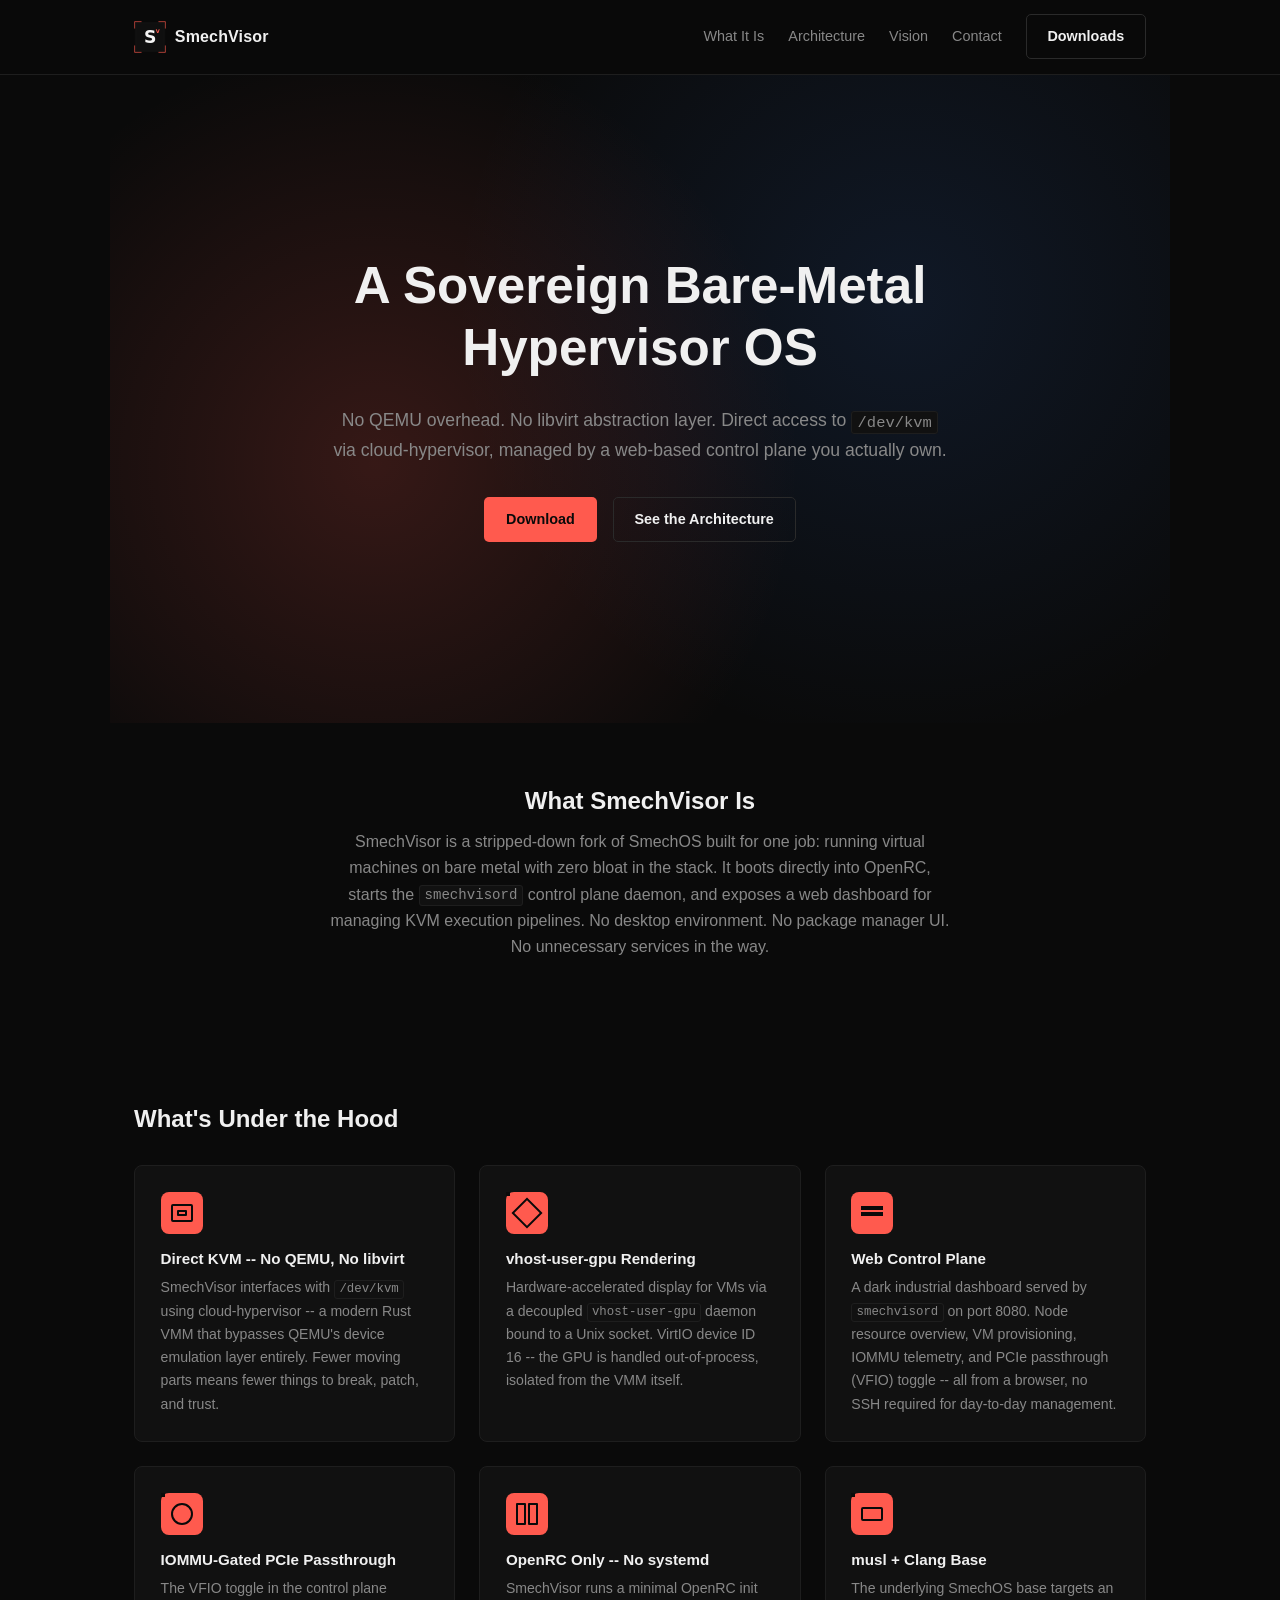
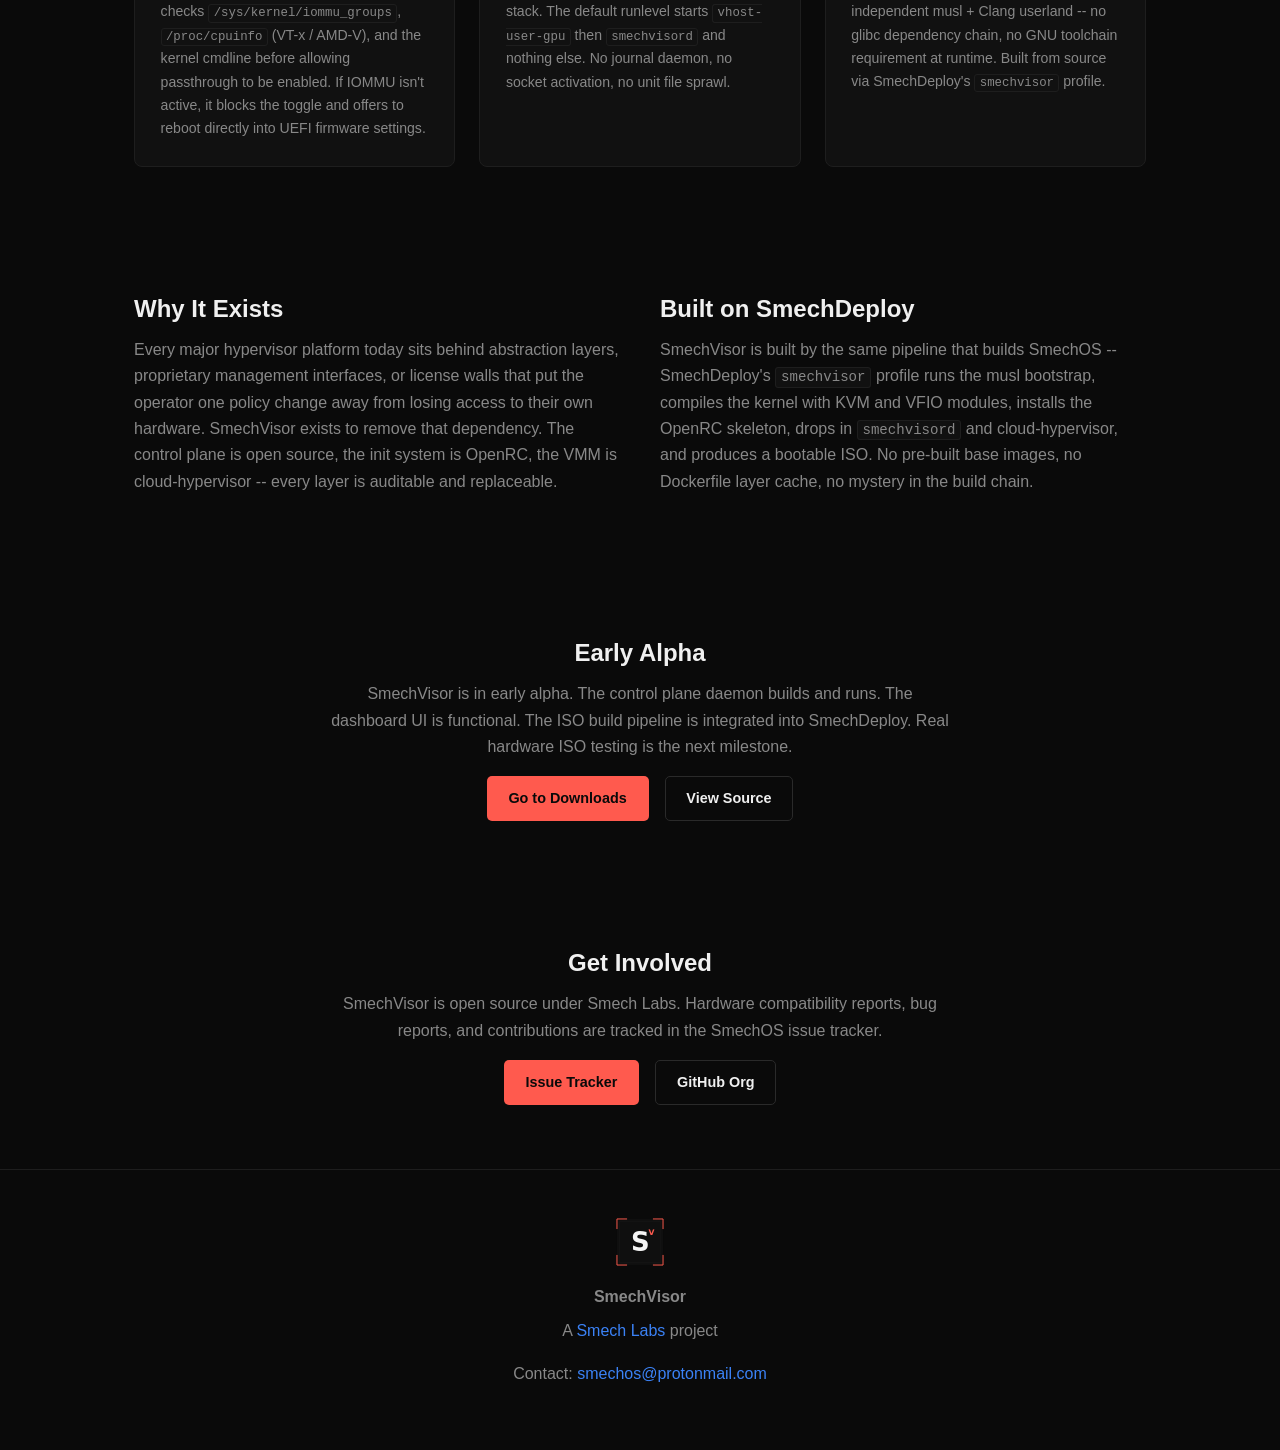
<file: index.html>
<!DOCTYPE html>
<html lang="en">
<head>
<meta charset="UTF-8">
<meta name="viewport" content="width=device-width, initial-scale=1.0">
<title>SmechVisor -- Sovereign Bare-Metal Hypervisor OS</title>
<link rel="stylesheet" href="style.css">
<link rel="icon" href="logo.svg" type="image/svg+xml">
<meta name="description" content="SmechVisor is a stripped-down fork of SmechOS built for running virtual machines on bare metal with zero bloat -- OpenRC init, direct KVM access via cloud-hypervisor, and a web-based control plane. Built by Smech Labs.">
<script type="application/ld+json">
{
  "@context": "https://schema.org",
  "@type": "SoftwareApplication",
  "name": "SmechVisor",
  "applicationCategory": "OperatingSystem",
  "applicationSubCategory": "Hypervisor",
  "operatingSystem": "Linux",
  "description": "SmechVisor is a stripped-down fork of SmechOS built for running virtual machines on bare metal with zero bloat -- OpenRC init, direct KVM access via cloud-hypervisor, and a web-based control plane.",
  "url": "https://visor.smech.xyz",
  "downloadUrl": "https://visor.smech.xyz/downloads.html",
  "publisher": {
    "@type": "Organization",
    "name": "Smech Labs",
    "url": "https://labs.smech.xyz"
  }
}
</script>
</head>
<body>

<header class="site-header">
  <div class="header-inner">
    <a class="brand" href="#home">
      <img class="brand-logo" src="logo.svg" alt="SmechVisor logo">
      <span class="brand-name">SmechVisor</span>
    </a>
    <nav class="nav" id="nav">
      <a href="#what">What It Is</a>
      <a href="#architecture">Architecture</a>
      <a href="#vision">Vision</a>
      <a href="#contact">Contact</a>
    </nav>
    <a class="btn btn-outline header-cta" href="downloads.html">Downloads</a>
    <button class="nav-toggle" id="navToggle" aria-label="Toggle navigation" aria-expanded="false">
      <span></span><span></span><span></span>
    </button>
  </div>
</header>

<main>

  <section class="hero" id="home">
    <div class="hero-bg" aria-hidden="true"></div>
    <div class="hero-content">
      <h1>A Sovereign Bare-Metal Hypervisor OS</h1>
      <p class="hero-sub">
        No QEMU overhead. No libvirt abstraction layer. Direct access to
        <code>/dev/kvm</code> via cloud-hypervisor, managed by a
        web-based control plane you actually own.
      </p>
      <div class="hero-actions">
        <a class="btn btn-primary" href="downloads.html">Download</a>
        <a class="btn btn-outline" href="#architecture">See the Architecture</a>
      </div>
    </div>
  </section>

  <section class="about" id="what">
    <h2>What SmechVisor Is</h2>
    <p>SmechVisor is a stripped-down fork of SmechOS built for one job:
       running virtual machines on bare metal with zero bloat in the stack.
       It boots directly into OpenRC, starts the <code>smechvisord</code>
       control plane daemon, and exposes a web dashboard for managing KVM
       execution pipelines. No desktop environment. No package manager UI.
       No unnecessary services in the way.</p>
  </section>

  <section class="features" id="architecture">
    <h2>What's Under the Hood</h2>
    <div class="feature-grid">
      <article class="feature-card">
        <div class="feature-icon feature-icon-kvm" aria-hidden="true"></div>
        <h3>Direct KVM -- No QEMU, No libvirt</h3>
        <p>SmechVisor interfaces with <code>/dev/kvm</code> using
           cloud-hypervisor -- a modern Rust VMM that bypasses QEMU's
           device emulation layer entirely. Fewer moving parts means fewer
           things to break, patch, and trust.</p>
      </article>
      <article class="feature-card">
        <div class="feature-icon feature-icon-gpu" aria-hidden="true"></div>
        <h3>vhost-user-gpu Rendering</h3>
        <p>Hardware-accelerated display for VMs via a decoupled
           <code>vhost-user-gpu</code> daemon bound to a Unix socket.
           VirtIO device ID 16 -- the GPU is handled out-of-process,
           isolated from the VMM itself.</p>
      </article>
      <article class="feature-card">
        <div class="feature-icon feature-icon-dash" aria-hidden="true"></div>
        <h3>Web Control Plane</h3>
        <p>A dark industrial dashboard served by <code>smechvisord</code>
           on port 8080. Node resource overview, VM provisioning, IOMMU
           telemetry, and PCIe passthrough (VFIO) toggle -- all from a
           browser, no SSH required for day-to-day management.</p>
      </article>
      <article class="feature-card">
        <div class="feature-icon feature-icon-vfio" aria-hidden="true"></div>
        <h3>IOMMU-Gated PCIe Passthrough</h3>
        <p>The VFIO toggle in the control plane checks
           <code>/sys/kernel/iommu_groups</code>, <code>/proc/cpuinfo</code>
           (VT-x / AMD-V), and the kernel cmdline before allowing
           passthrough to be enabled. If IOMMU isn't active, it blocks the
           toggle and offers to reboot directly into UEFI firmware settings.</p>
      </article>
      <article class="feature-card">
        <div class="feature-icon feature-icon-openrc" aria-hidden="true"></div>
        <h3>OpenRC Only -- No systemd</h3>
        <p>SmechVisor runs a minimal OpenRC init stack. The default
           runlevel starts <code>vhost-user-gpu</code> then
           <code>smechvisord</code> and nothing else. No journal daemon,
           no socket activation, no unit file sprawl.</p>
      </article>
      <article class="feature-card">
        <div class="feature-icon feature-icon-musl" aria-hidden="true"></div>
        <h3>musl + Clang Base</h3>
        <p>The underlying SmechOS base targets an independent musl + Clang
           userland -- no glibc dependency chain, no GNU toolchain
           requirement at runtime. Built from source via SmechDeploy's
           <code>smechvisor</code> profile.</p>
      </article>
    </div>
  </section>

  <section class="vision" id="vision">
    <div class="vision-block">
      <h2>Why It Exists</h2>
      <p>Every major hypervisor platform today sits behind abstraction
         layers, proprietary management interfaces, or license walls that
         put the operator one policy change away from losing access to their
         own hardware. SmechVisor exists to remove that dependency.
         The control plane is open source, the init system is OpenRC,
         the VMM is cloud-hypervisor -- every layer is auditable and
         replaceable.</p>
    </div>
    <div class="vision-block">
      <h2>Built on SmechDeploy</h2>
      <p>SmechVisor is built by the same pipeline that builds SmechOS --
         SmechDeploy's <code>smechvisor</code> profile runs the musl
         bootstrap, compiles the kernel with KVM and VFIO modules,
         installs the OpenRC skeleton, drops in <code>smechvisord</code>
         and cloud-hypervisor, and produces a bootable ISO. No pre-built
         base images, no Dockerfile layer cache, no mystery in the build
         chain.</p>
    </div>
  </section>

  <section class="cta" id="cta">
    <h2>Early Alpha</h2>
    <p>SmechVisor is in early alpha. The control plane daemon builds and
       runs. The dashboard UI is functional. The ISO build pipeline is
       integrated into SmechDeploy. Real hardware ISO testing is the next
       milestone.</p>
    <div class="hero-actions">
      <a class="btn btn-primary" href="downloads.html">Go to Downloads</a>
      <a class="btn btn-outline" href="https://github.com/Smech-Labs/smechvisord" target="_blank" rel="noopener">View Source</a>
    </div>
  </section>

  <section class="community" id="community">
    <h2>Get Involved</h2>
    <p>SmechVisor is open source under Smech Labs. Hardware compatibility
       reports, bug reports, and contributions are tracked in the
       SmechOS issue tracker.</p>
    <div class="hero-actions">
      <a class="btn btn-primary" href="https://github.com/Smech-Labs/smechos-issues" target="_blank" rel="noopener">Issue Tracker</a>
      <a class="btn btn-outline" href="https://github.com/Smech-Labs" target="_blank" rel="noopener">GitHub Org</a>
    </div>
  </section>

</main>

<footer class="site-footer" id="contact">
  <img class="footer-logo" src="logo.svg" alt="SmechVisor logo">
  <p class="footer-brand">SmechVisor</p>
  <p>A <a href="https://labs.smech.xyz" target="_blank" rel="noopener">Smech Labs</a> project</p>
  <p>Contact: <a href="mailto:smechos@protonmail.com">smechos@protonmail.com</a></p>
</footer>

<script src="app.js"></script>
</body>
</html>
</file>
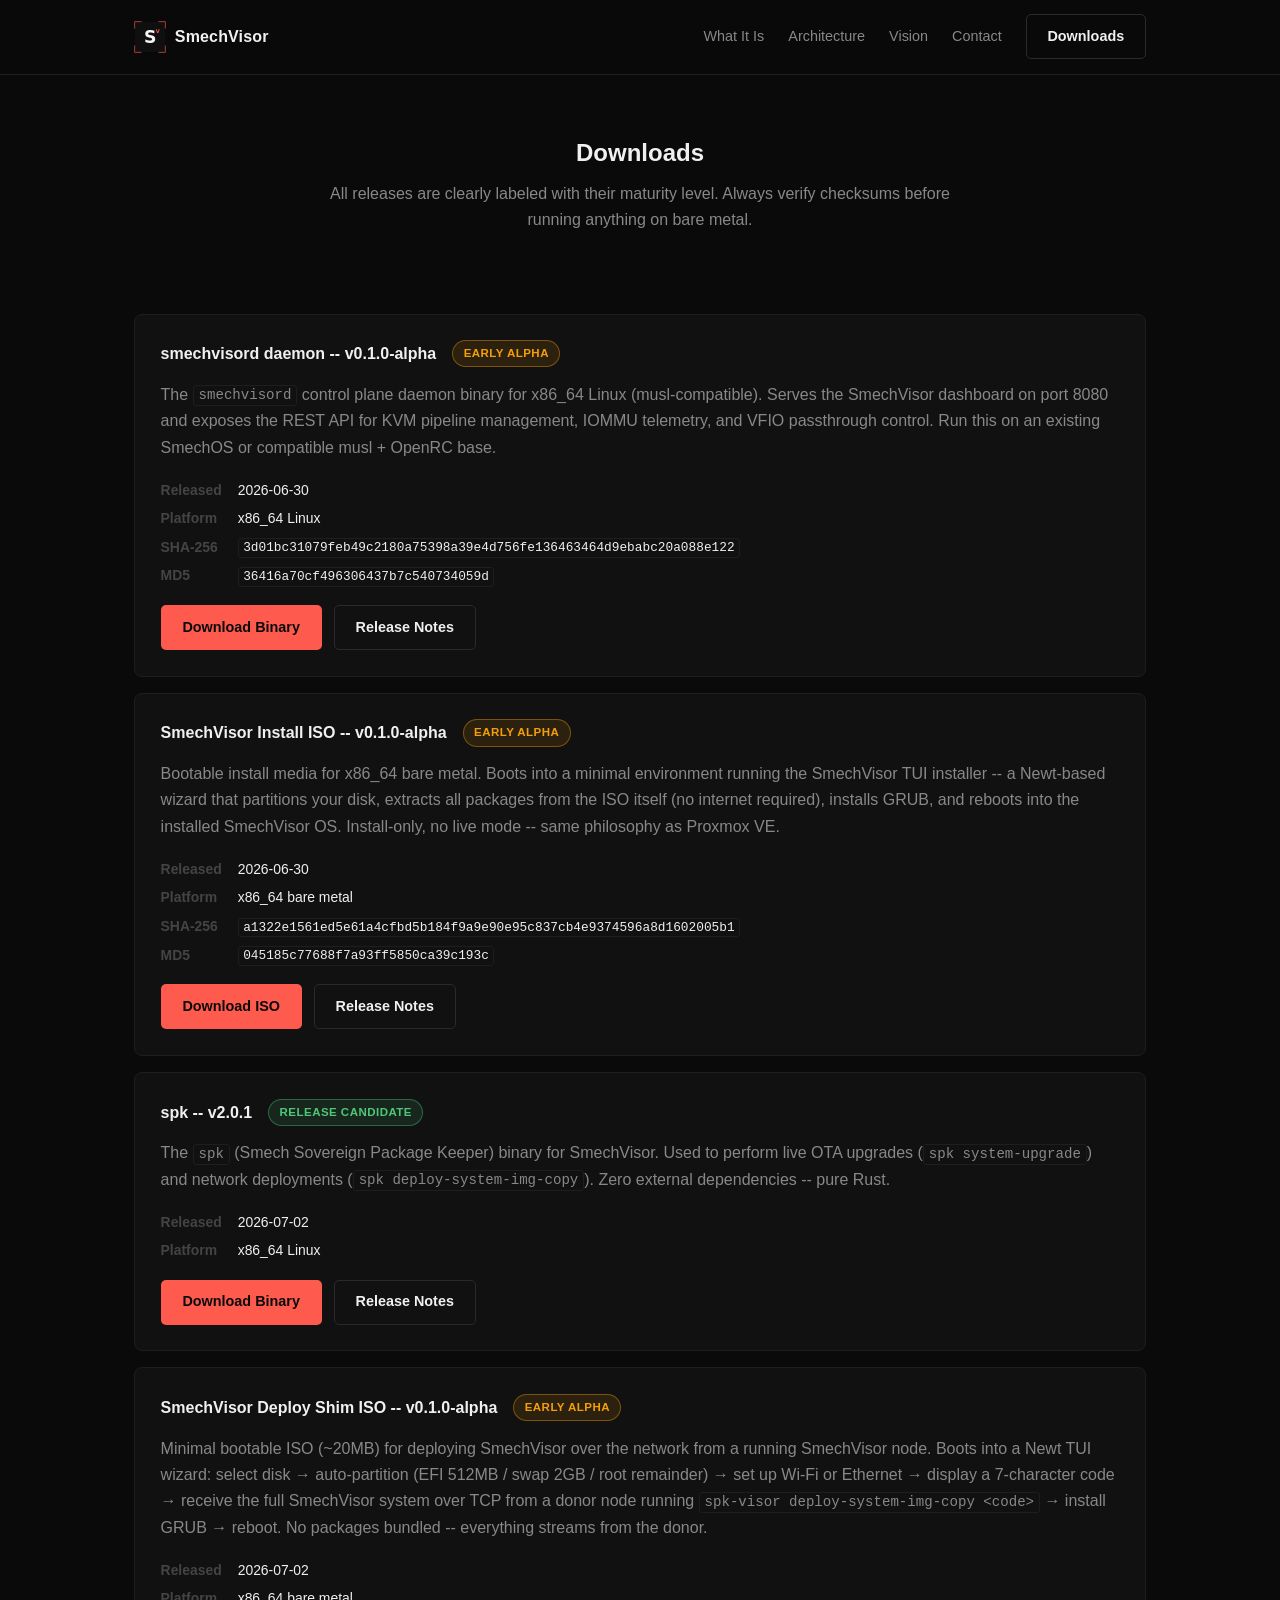
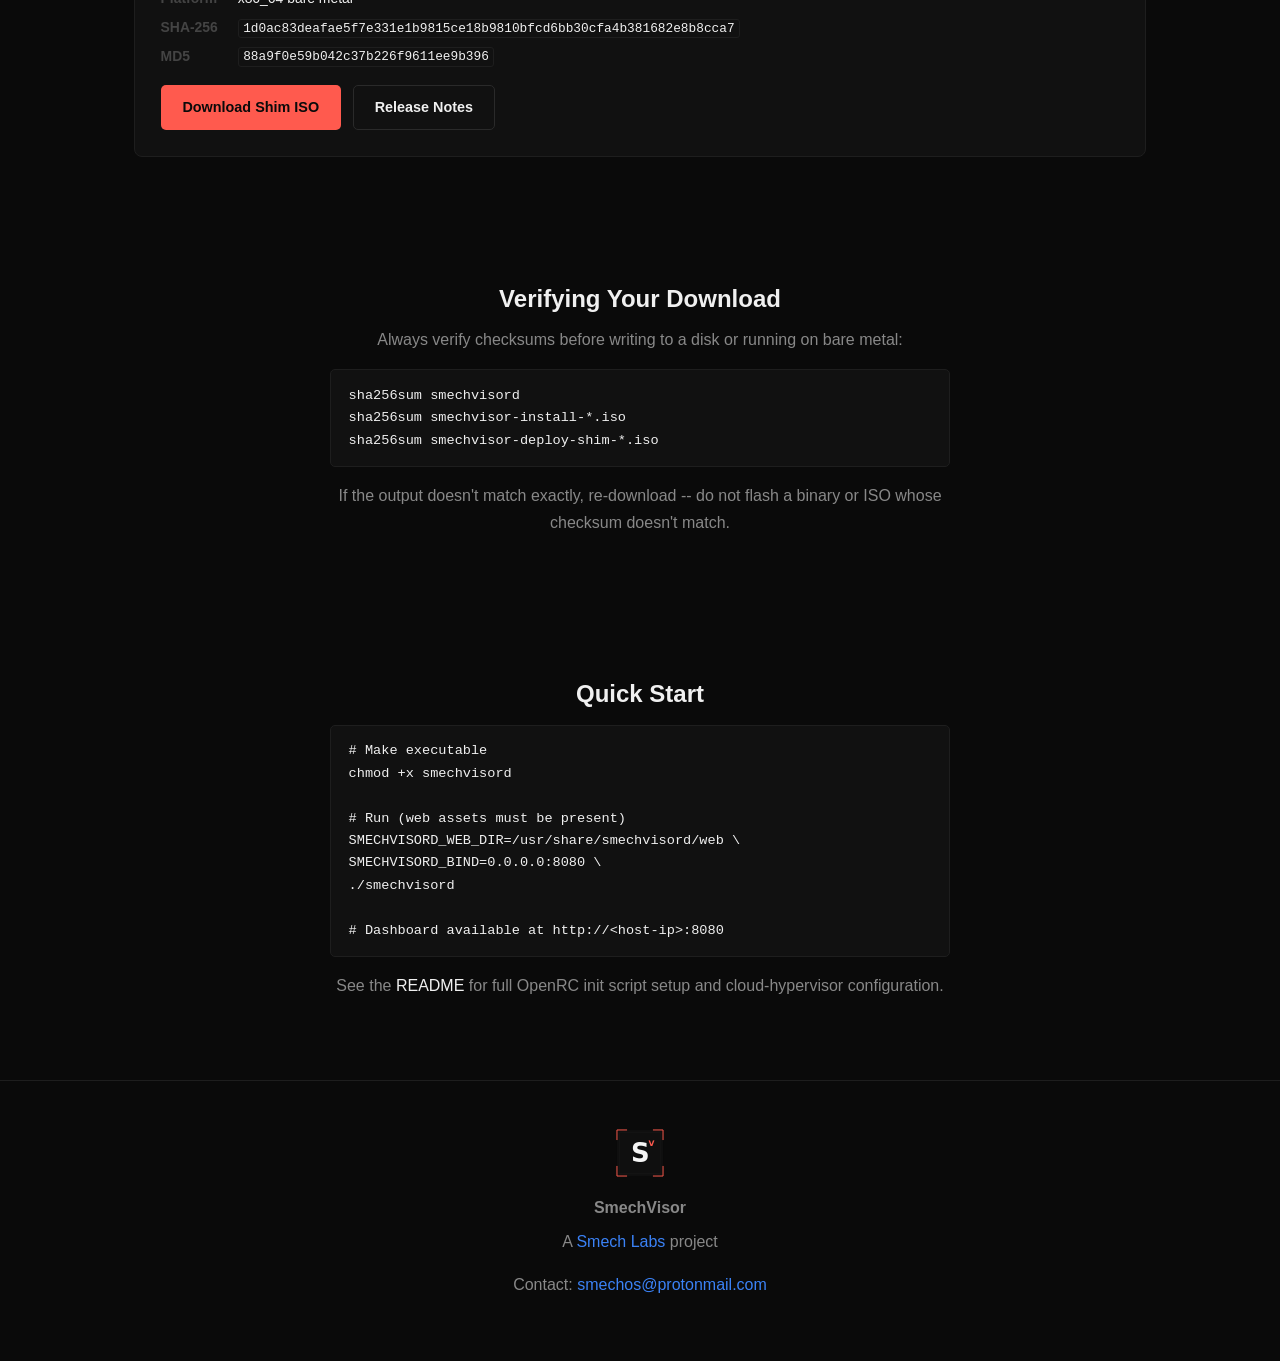
<file: downloads.html>
<!DOCTYPE html>
<html lang="en">
<head>
<meta charset="UTF-8">
<meta name="viewport" content="width=device-width, initial-scale=1.0">
<title>Downloads -- SmechVisor</title>
<link rel="stylesheet" href="style.css">
<link rel="icon" href="logo.svg" type="image/svg+xml">
</head>
<body>

<header class="site-header">
  <div class="header-inner">
    <a class="brand" href="index.html">
      <img class="brand-logo" src="logo.svg" alt="SmechVisor logo">
      <span class="brand-name">SmechVisor</span>
    </a>
    <nav class="nav" id="nav">
      <a href="index.html#what">What It Is</a>
      <a href="index.html#architecture">Architecture</a>
      <a href="index.html#vision">Vision</a>
      <a href="index.html#contact">Contact</a>
    </nav>
    <a class="btn btn-outline header-cta" href="downloads.html">Downloads</a>
    <button class="nav-toggle" id="navToggle" aria-label="Toggle navigation" aria-expanded="false">
      <span></span><span></span><span></span>
    </button>
  </div>
</header>

<main>

  <section class="about" id="downloads-intro">
    <h2>Downloads</h2>
    <p>All releases are clearly labeled with their maturity level. Always
       verify checksums before running anything on bare metal.</p>
  </section>

  <section class="downloads-list">

    <article class="download-card">
      <div class="download-card-header">
        <h3>smechvisord daemon -- v0.1.0-alpha</h3>
        <span class="badge badge-alpha">Early Alpha</span>
      </div>
      <p>The <code>smechvisord</code> control plane daemon binary for
         x86_64 Linux (musl-compatible). Serves the SmechVisor dashboard
         on port 8080 and exposes the REST API for KVM pipeline management,
         IOMMU telemetry, and VFIO passthrough control. Run this on an
         existing SmechOS or compatible musl + OpenRC base.</p>
      <dl class="download-meta">
        <dt>Released</dt>
        <dd>2026-06-30</dd>
        <dt>Platform</dt>
        <dd>x86_64 Linux</dd>
        <dt>SHA-256</dt>
        <dd><code>3d01bc31079feb49c2180a75398a39e4d756fe136463464d9ebabc20a088e122</code></dd>
        <dt>MD5</dt>
        <dd><code>36416a70cf496306437b7c540734059d</code></dd>
      </dl>
      <div class="download-actions">
        <a class="btn btn-primary" href="https://github.com/Smech-Labs/smechvisord/releases/download/v0.1.0-alpha/smechvisord">Download Binary</a>
        <a class="btn btn-outline" href="https://github.com/Smech-Labs/smechvisord/releases/tag/v0.1.0-alpha" target="_blank" rel="noopener">Release Notes</a>
      </div>
    </article>

    <article class="download-card">
      <div class="download-card-header">
        <h3>SmechVisor Install ISO -- v0.1.0-alpha</h3>
        <span class="badge badge-alpha">Early Alpha</span>
      </div>
      <p>Bootable install media for x86_64 bare metal. Boots into a minimal
         environment running the SmechVisor TUI installer -- a Newt-based
         wizard that partitions your disk, extracts all packages from the ISO
         itself (no internet required), installs GRUB, and reboots into the
         installed SmechVisor OS. Install-only, no live mode -- same philosophy
         as Proxmox VE.</p>
      <dl class="download-meta">
        <dt>Released</dt>
        <dd>2026-06-30</dd>
        <dt>Platform</dt>
        <dd>x86_64 bare metal</dd>
        <dt>SHA-256</dt>
        <dd><code>a1322e1561ed5e61a4cfbd5b184f9a9e90e95c837cb4e9374596a8d1602005b1</code></dd>
        <dt>MD5</dt>
        <dd><code>045185c77688f7a93ff5850ca39c193c</code></dd>
      </dl>
      <div class="download-actions">
        <a class="btn btn-primary" href="https://github.com/Smech-Labs/smechvisord/releases/download/v0.1.0-alpha-install-iso/smechvisor-install-20260630.iso">Download ISO</a>
        <a class="btn btn-outline" href="https://github.com/Smech-Labs/smechvisord/releases/tag/v0.1.0-alpha-install-iso" target="_blank" rel="noopener">Release Notes</a>
      </div>
    </article>

    <article class="download-card">
      <div class="download-card-header">
        <h3>spk -- v2.0.1</h3>
        <span class="badge badge-rc">Release Candidate</span>
      </div>
      <p>The <code>spk</code> (Smech Sovereign Package Keeper) binary for SmechVisor.
         Used to perform live OTA upgrades (<code>spk system-upgrade</code>) and
         network deployments (<code>spk deploy-system-img-copy</code>). Zero external
         dependencies -- pure Rust.</p>
      <dl class="download-meta">
        <dt>Released</dt>
        <dd>2026-07-02</dd>
        <dt>Platform</dt>
        <dd>x86_64 Linux</dd>
      </dl>
      <div class="download-actions">
        <a class="btn btn-primary" href="https://github.com/Smech-Labs/spk/releases/download/v2.0.1/spk">Download Binary</a>
        <a class="btn btn-outline" href="https://github.com/Smech-Labs/spk/releases/tag/v2.0.1" target="_blank" rel="noopener">Release Notes</a>
      </div>
    </article>

    <article class="download-card">
      <div class="download-card-header">
        <h3>SmechVisor Deploy Shim ISO -- v0.1.0-alpha</h3>
        <span class="badge badge-alpha">Early Alpha</span>
      </div>
      <p>Minimal bootable ISO (~20MB) for deploying SmechVisor over the network
         from a running SmechVisor node. Boots into a Newt TUI wizard: select
         disk &rarr; auto-partition (EFI 512MB / swap 2GB / root remainder) &rarr; set up
         Wi-Fi or Ethernet &rarr; display a 7-character code &rarr; receive the full
         SmechVisor system over TCP from a donor node running
         <code>spk-visor deploy-system-img-copy &lt;code&gt;</code> &rarr; install
         GRUB &rarr; reboot. No packages bundled -- everything streams from the donor.</p>
      <dl class="download-meta">
        <dt>Released</dt>
        <dd>2026-07-02</dd>
        <dt>Platform</dt>
        <dd>x86_64 bare metal</dd>
        <dt>SHA-256</dt>
        <dd><code>1d0ac83deafae5f7e331e1b9815ce18b9810bfcd6bb30cfa4b381682e8b8cca7</code></dd>
        <dt>MD5</dt>
        <dd><code>88a9f0e59b042c37b226f9611ee9b396</code></dd>
      </dl>
      <div class="download-actions">
        <a class="btn btn-primary" href="https://github.com/Smech-Labs/smechvisord/releases/download/v0.1.0-alpha-deploy-shim/smechvisor-deploy-shim-20260702.iso">Download Shim ISO</a>
        <a class="btn btn-outline" href="https://github.com/Smech-Labs/smechvisord/releases/tag/v0.1.0-alpha-deploy-shim" target="_blank" rel="noopener">Release Notes</a>
      </div>
    </article>

  </section>

  <section class="about" id="verify">
    <h2>Verifying Your Download</h2>
    <p>Always verify checksums before writing to a disk or running on bare metal:</p>
    <pre class="verify-cmd">sha256sum smechvisord
sha256sum smechvisor-install-*.iso
sha256sum smechvisor-deploy-shim-*.iso</pre>
    <p>If the output doesn't match exactly, re-download -- do not flash a
       binary or ISO whose checksum doesn't match.</p>
  </section>

  <section class="about" id="quickstart">
    <h2>Quick Start</h2>
    <pre class="verify-cmd"># Make executable
chmod +x smechvisord

# Run (web assets must be present)
SMECHVISORD_WEB_DIR=/usr/share/smechvisord/web \
SMECHVISORD_BIND=0.0.0.0:8080 \
./smechvisord

# Dashboard available at http://&lt;host-ip&gt;:8080</pre>
    <p>See the <a href="https://github.com/Smech-Labs/smechvisord#readme" target="_blank" rel="noopener">README</a> for full OpenRC init script setup and cloud-hypervisor configuration.</p>
  </section>

</main>

<footer class="site-footer" id="contact">
  <img class="footer-logo" src="logo.svg" alt="SmechVisor logo">
  <p class="footer-brand">SmechVisor</p>
  <p>A <a href="https://labs.smech.xyz" target="_blank" rel="noopener">Smech Labs</a> project</p>
  <p>Contact: <a href="mailto:smechos@protonmail.com">smechos@protonmail.com</a></p>
</footer>

<script src="app.js"></script>
</body>
</html>
</file>
<file: style.css>
/* SmechVisor site -- dark industrial theme */

:root {
  --bg:         #0a0a0a;
  --bg-raised:  #111111;
  --text:       #f0f0f0;
  --text-dim:   #888888;
  --text-muted: #444444;
  --accent:     #ff5a4e;
  --accent-dim: rgba(255,90,78,0.12);
  --blue:       #3b82f6;
  --border:     #1e1e1e;
  --max-width:  1060px;
}

*, *::before, *::after { box-sizing: border-box; }

html, body {
  margin: 0; padding: 0;
  background: var(--bg);
  color: var(--text);
  font-family: -apple-system, "Segoe UI", Roboto, Helvetica, Arial, sans-serif;
  line-height: 1.65;
}

h1, h2, h3 { font-weight: 700; line-height: 1.2; margin: 0 0 0.55em; }
p { color: var(--text-dim); margin: 0 0 1em; }
a { color: var(--text); text-decoration: none; }
code {
  font-family: "SF Mono", "Fira Code", monospace;
  font-size: 0.88em;
  background: var(--bg-raised);
  border: 1px solid var(--border);
  padding: 0.1em 0.35em;
  border-radius: 3px;
}

/* ── Header ──────────────────────────────────────── */

.site-header {
  position: sticky; top: 0; z-index: 50;
  background: rgba(10,10,10,0.93);
  backdrop-filter: blur(6px);
  border-bottom: 1px solid var(--border);
}

.header-inner {
  max-width: var(--max-width);
  margin: 0 auto;
  padding: 0.9rem 1.5rem;
  display: flex; align-items: center; gap: 1.5rem;
}

.brand {
  display: flex; align-items: center; gap: 0.55rem;
  margin-right: auto;
}

.brand-logo { width: 32px; height: 32px; }

.brand-name { font-weight: 700; font-size: 1rem; letter-spacing: 0.01em; }

.nav { display: flex; gap: 1.5rem; }

.nav a {
  color: var(--text-dim); font-size: 0.9rem;
  transition: color 0.12s;
}
.nav a:hover { color: var(--accent); }

.nav-toggle {
  display: none; flex-direction: column;
  justify-content: center; gap: 5px;
  width: 30px; height: 30px;
  background: none; border: none; cursor: pointer; padding: 0;
}
.nav-toggle span { display: block; height: 2px; background: var(--text); }

/* ── Buttons ──────────────────────────────────────── */

.btn {
  display: inline-block;
  padding: 0.6rem 1.3rem;
  border-radius: 5px;
  font-size: 0.9rem; font-weight: 600;
  border: 1px solid transparent;
  cursor: pointer;
  transition: background 0.12s, border-color 0.12s, transform 0.1s;
}
.btn:hover { transform: translateY(-1px); }

.btn-primary { background: var(--accent); color: #0a0a0a; }
.btn-primary:hover { background: #ff7167; }

.btn-outline { background: transparent; color: var(--text); border-color: #2a2a2a; }
.btn-outline:hover { border-color: var(--accent); color: var(--accent); }

/* ── Hero ─────────────────────────────────────────── */

.hero {
  position: relative;
  min-height: 72vh;
  display: flex; align-items: center; justify-content: center;
  text-align: center; overflow: hidden; padding: 4rem 1.5rem;
}

.hero-bg {
  position: absolute; inset: 0; z-index: 0;
  background:
    radial-gradient(circle at 25% 60%, rgba(255,90,78,0.18), transparent 48%),
    radial-gradient(circle at 75% 35%, rgba(59,130,246,0.12), transparent 50%);
  animation: drift 20s ease-in-out infinite alternate;
}
@keyframes drift {
  from { transform: scale(1)    translate(0,0); }
  to   { transform: scale(1.12) translate(-2%,2%); }
}

.hero-content { position: relative; z-index: 1; max-width: 780px; }

.hero h1 { font-size: clamp(2rem, 5vw, 3.2rem); }

.hero-sub {
  font-size: 1.1rem; color: var(--text-dim);
  margin-bottom: 2rem; max-width: 620px; margin-inline: auto;
}

.hero-actions {
  display: flex; gap: 1rem;
  justify-content: center; flex-wrap: wrap;
}

/* ── Sections ─────────────────────────────────────── */

main > section {
  max-width: var(--max-width);
  margin: 0 auto;
  padding: 4rem 1.5rem;
}

.about, .cta, .community { text-align: center; }
.about p, .cta p, .community p {
  max-width: 620px; margin-inline: auto;
}

/* ── Feature grid ─────────────────────────────────── */

.feature-grid {
  display: grid;
  grid-template-columns: repeat(auto-fit, minmax(280px, 1fr));
  gap: 1.5rem; margin-top: 2rem;
}

.feature-card {
  background: var(--bg-raised);
  border: 1px solid var(--border);
  border-radius: 8px;
  padding: 1.6rem;
}

.feature-icon {
  width: 42px; height: 42px;
  border-radius: 8px;
  background: var(--accent);
  margin-bottom: 1rem;
  position: relative;
}

/* Icon variants -- minimal CSS shapes */
.feature-icon::before, .feature-icon::after {
  content: ""; position: absolute;
  border: 2px solid #0a0a0a;
}

.feature-icon-kvm::before  { inset: 12px 10px; border-radius: 2px; }
.feature-icon-kvm::after   { inset: 18px 16px; border-radius: 1px; }
.feature-icon-gpu::before  { inset: 10px; transform: rotate(45deg); }
.feature-icon-dash::before { top: 14px; left: 10px; right: 10px; height: 0; }
.feature-icon-dash::after  { top: 20px; left: 10px; right: 10px; height: 0; }
.feature-icon-vfio::before { inset: 10px; border-radius: 50%; }
.feature-icon-openrc::before { top: 10px; left: 10px; width: 10px; height: 22px; border-radius: 1px; }
.feature-icon-openrc::after  { top: 10px; right: 10px; width: 10px; height: 22px; border-radius: 1px; }
.feature-icon-musl::before { inset: 14px 10px; border-radius: 2px; }

.feature-card h3 { font-size: 0.95rem; margin-bottom: 0.5rem; }
.feature-card p  { font-size: 0.88rem; margin: 0; }

/* ── Vision ───────────────────────────────────────── */

.vision {
  display: grid;
  grid-template-columns: repeat(auto-fit, minmax(300px, 1fr));
  gap: 2.5rem;
}

/* ── Downloads ────────────────────────────────────── */

.downloads-list {
  max-width: var(--max-width);
  margin: 0 auto;
  padding: 0 1.5rem 4rem;
  display: flex; flex-direction: column; gap: 16px;
}

.download-card {
  background: var(--bg-raised);
  border: 1px solid var(--border);
  border-radius: 8px;
  padding: 1.6rem;
}

.download-card-header {
  display: flex; align-items: center; gap: 1rem;
  margin-bottom: 0.9rem;
}
.download-card-header h3 { margin: 0; font-size: 1rem; }

.badge {
  display: inline-block;
  padding: 0.2rem 0.65rem;
  border-radius: 999px;
  font-size: 0.72rem;
  font-weight: 700;
  text-transform: uppercase;
  letter-spacing: 0.04em;
}
.badge-alpha {
  background: rgba(245,158,11,0.12);
  color: #f59e0b;
  border: 1px solid rgba(245,158,11,0.4);
}
.badge-beta {
  background: var(--accent-dim);
  color: var(--accent);
  border: 1px solid rgba(255,90,78,0.4);
}
.badge-rc {
  background: rgba(78,200,120,0.12);
  color: #4ec878;
  border: 1px solid rgba(78,200,120,0.4);
}

.download-meta {
  display: grid;
  grid-template-columns: max-content 1fr;
  gap: 0.35rem 1rem;
  margin: 1.1rem 0;
  font-size: 0.87rem;
}
.download-meta dt { color: var(--text-muted); font-weight: 600; }
.download-meta dd { margin: 0; word-break: break-all; }
.download-meta code { font-size: 0.8rem; }

.download-actions { display: flex; gap: 0.75rem; flex-wrap: wrap; }

.coming-soon-card {
  background: var(--bg-raised);
  border: 1px solid var(--border);
  border-radius: 8px;
  padding: 1.6rem;
  opacity: 0.6;
}
.coming-soon-card h3 { font-size: 1rem; color: var(--text-dim); margin-bottom: 0.5rem; }
.coming-soon-card p  { font-size: 0.88rem; margin: 0; }

.verify-cmd {
  background: var(--bg-raised);
  border: 1px solid var(--border);
  border-radius: 5px;
  padding: 0.9rem 1.1rem;
  overflow-x: auto;
  color: var(--text);
  font-family: "SF Mono", "Fira Code", monospace;
  font-size: 0.85rem;
  text-align: left;
  margin: 1rem auto;
  max-width: 620px;
}

/* ── Footer ───────────────────────────────────────── */

.site-footer {
  text-align: center;
  padding: 3rem 1.5rem;
  border-top: 1px solid var(--border);
}
.footer-logo { width: 48px; height: 48px; margin-bottom: 0.6rem; }
.footer-brand { font-weight: 700; margin-bottom: 0.5rem; }
.site-footer a { color: var(--blue); }

/* ── Responsive nav ───────────────────────────────── */

@media (max-width: 700px) {
  .nav {
    position: absolute; top: 100%; left: 0; right: 0;
    background: var(--bg-raised);
    border-bottom: 1px solid var(--border);
    flex-direction: column;
    padding: 1rem 1.5rem; gap: 0.8rem;
    display: none;
  }
  .nav.open { display: flex; }
  .header-cta { display: none; }
  .nav-toggle { display: flex; }
}
</file>
